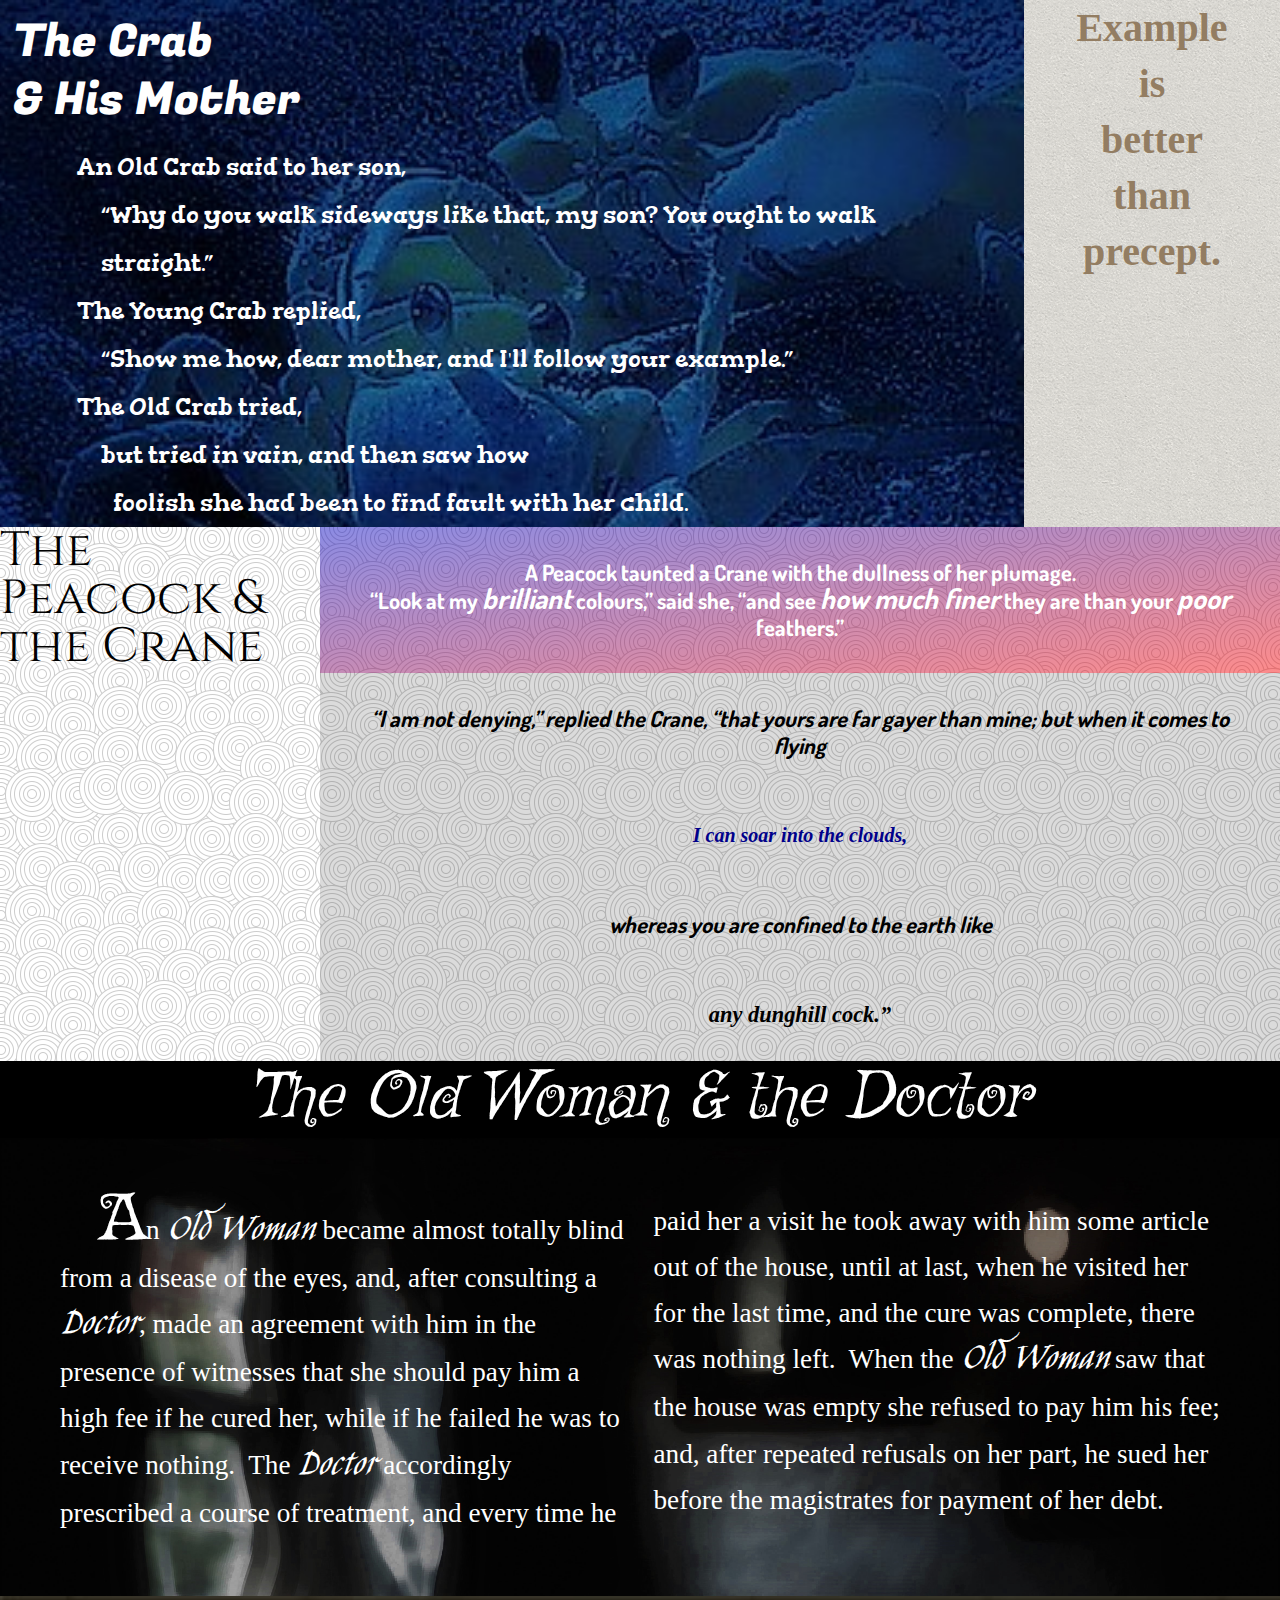
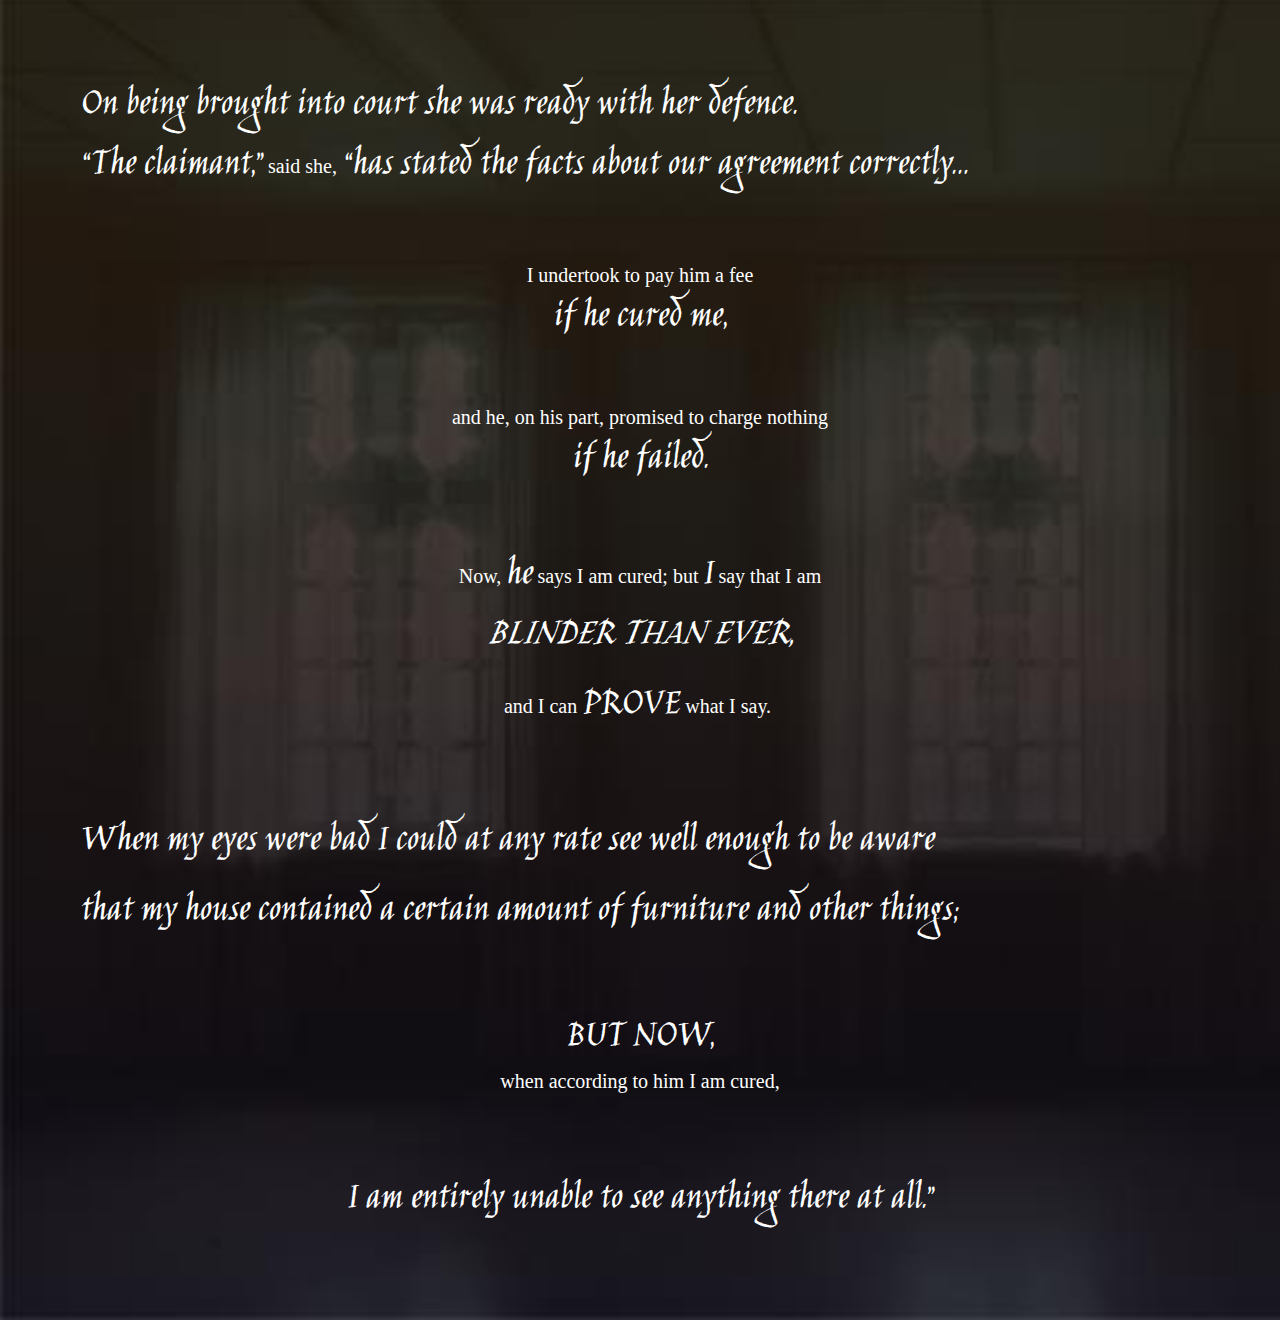
<file: aesop/index.html>
<!DOCTYPE html>
<html lang="en">
    <head>
        <title></title>
        <meta charset="UTF-8">
        <meta name="viewport" content="width=device-width, initial-scale=1">
        <link href="css/style.css" rel="stylesheet">
        <link href="https://fonts.googleapis.com/css?family=Griffy" rel="stylesheet">
        <link href="https://fonts.googleapis.com/css?family=Jim+Nightshade|Acme|Calligraffitti|Cinzel|Luckiest+Guy|Fugaz+One|Permanent+Marker|Gorditas|Dosis" rel="stylesheet">
    </head>
    <body>
        <div id="container">
            <section id="crab-and-mother">
                <div class="tale left">
                    <h1>The Crab <span>&amp; His Mother<span></h1>
                    <div class="tale-passage">
                        <p>An Old Crab said to her son,</p>
                            <p class="indent">&ldquo;Why do you walk sideways like that, my son? You ought to walk straight.&rdquo;</p>
                        <p>The Young Crab replied,</p>
                            <p class="indent">&ldquo;Show me how, dear mother, and I'll follow your example.&rdquo;</p>
                        <p>The Old Crab tried,</p>
                            <p class="indent">but tried in vain, and then saw how</p>
                                <p class="double-indent">foolish she had been to find fault with her child.</p>
                    </div>
                </div>
                <div class="lesson left">
                    <p>
                        <span>Example</span>
                        <span>is</span>
                        <span>better</span>
                        <span>than</span>
                        <span>precept.</span>
                    </p>
                </div>
                <div class="clear"></div>
            </section>

            <section id="peacock-and-crane">
                <div class="header">The Peacock &amp; the Crane</div>
                <div class="tale">
                    <p class="peacock">
                        A Peacock taunted a Crane with the dullness of her plumage.
                        <br>
                        &ldquo;Look at my <span class="taunt">brilliant</span> colours,&rdquo; said she, &ldquo;and see <span class="taunt">how much finer</span> they are than your <span class="taunt">poor</span> feathers.&rdquo;
                    </p>
                    <p class="crane">
                        &ldquo;I am not denying,&rdquo; replied the Crane, &ldquo;that yours are far gayer than mine; but when it comes to flying
                    </p>
                    <p class="crane taunt">
                        I can soar into the clouds,
                    </p>
                    <p class="crane">
                        whereas you are confined to the earth like
                    </p>
                    <p class="crane taunt-2">
                        any dunghill cock.&rdquo;
                    </p>
                </div>
                <div class="clear"></div>
            </section>

            <section id="woman-and-doctor">
                <div class="header">The Old Woman &amp; the Doctor</div>
                <div class="tale">
                    <div class="first-half">
                        <p>
                            <span class="resp-break">
                                An <span class="character">
                                <span class="character">Old Woman</span>
                                </span> became almost totally blind from a disease of the eyes, and, after consulting a <span class="character" >Doctor</span>, made an agreement with him in the presence of witnesses that she should pay him a high fee if he cured her, while if he failed he was to receive nothing.&nbsp
                            </span>
                            <span class="resp-break">
                                The <span class="character">Doctor</span> accordingly prescribed a course of treatment, and every time he paid her a visit he took away with him some article out of the house, until at last, when he visited her for the last time, and the cure was complete, there was nothing left.&nbsp
                            </span>
                            <span class="resp-break">When the <span class="character">Old Woman</span> saw that the house was empty she refused to pay him his fee; and, after repeated refusals on her part, he sued her before the magistrates for payment of her debt.</span>
                        </p>
                    </div>
                    <div class="last-half">
                            <p class="emphasis">
                                On being brought into court she was ready with her defence.
                            </p>
                            <p>
                                <span class="emphasis">&ldquo;The claimant,&rdquo;</span> said she, <span class="emphasis">&ldquo;has stated the facts about our agreement correctly&hellip;
                            </span></p>
                            <div class="spacer"></div>
                            <div class="text-center">
                                <p class="squeeze">
                                    I undertook to pay him a fee
                                </p>
                                <p class="emphasis">
                                    if he cured me,
                                </p>
                                <div class="spacer"></div>
                                <p>
                                    and he, on his part, promised to charge nothing
                                <p class="emphasis">
                                    if he failed.
                                </p>
                                <div class="spacer"></div>
                                <p>
                                    Now, <span class="emphasis">he</span> says I am cured; but <span class="emphasis cap">I</span> say that I am 
                                </p>
                                <p class="emphasis cap tilt">
                                    blinder than ever,
                                </p>
                                <p class="text-center">
                                    and I can <span class="emphasis cap">prove</span> what I say.&nbsp
                                </p>
                                <div class="spacer"></div>
                                <p class="emphasis text-left">
                                    When my eyes were bad I could at any rate see well enough to be aware
                                </p>
                                <p class="emphasis text-left">
                                    that my house contained a certain amount of furniture and other things;
                                </p>
                                <div class="spacer"></div>
                                <p class="emphasis cap">
                                    but now,
                                </p>
                                <p>
                                    when according to him I am cured,
                                </p>
                                <div class="spacer"></div>
                                <p class="emphasis">
                                    I am entirely unable to see anything there at all.&rdquo;
                                </p>
                            </div>
                    </div>
                    <div class="clear"></div>
                </div>
                <div class="clear"></div>
            </section>
        
        </div>
    </body>
</html>
</file>
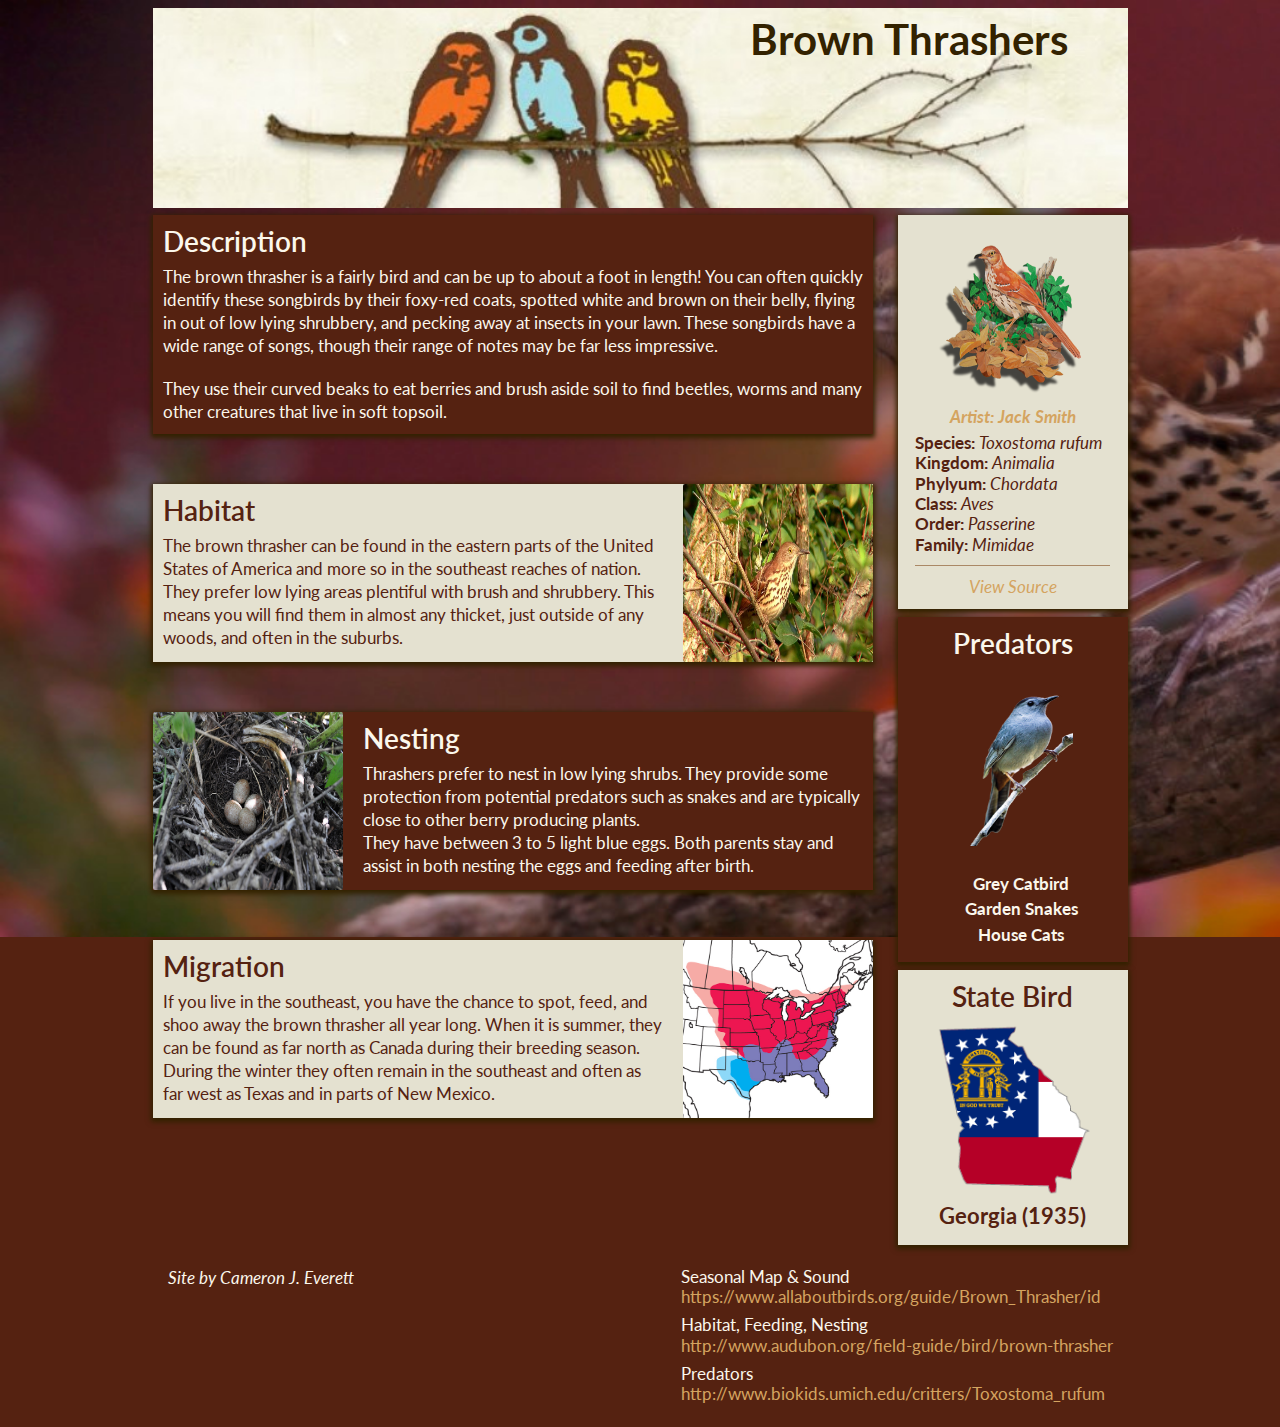
<file: animalinfo/index.html>
<!DOCTYPE html>
<html>

<head>
    <title>Brown Thrasher</title>
    <link rel="stylesheet" href="css/style.css">
    <link href="https://fonts.googleapis.com/css?family=Lato:400,700" rel="stylesheet">
</head>

<body id="layout-1">
    <div id="container">
        <div id="header">
            <h1>Brown Thrashers</h1>
        </div><!-- End #header -->

        <div id="main-content">
            <div class="fact-card dark" id="description">
                <div class="info info-text-only">
                    <h2>Description</h2>
                        <p>The brown thrasher is a fairly bird and can be up to about a foot in length! You can often quickly identify these songbirds by their foxy-red coats, spotted white and brown on their belly, flying in out of low lying shrubbery, and pecking away at insects in your lawn. These songbirds have  a wide range of songs, though their range of notes may be far less impressive.</p>
                        <br>
                        <p>They use their curved beaks to eat berries and brush aside soil to find beetles, worms and many other creatures that live in soft topsoil.</p>
                </div>
                <div class="clear"></div>
            </div><!-- End #description -->
            <div class="fact-card light" id="habitat">
                <div class="info left">
                    <h2>Habitat</h2>
                    <p>The brown thrasher can be found in the eastern parts of the United States of America and more so in the southeast
                        reaches of nation. They prefer low lying areas plentiful with brush and shrubbery. This means you will
                        find them in almost any thicket, just outside of any woods, and often in the suburbs.</p>
                </div>
                <img class="image-detail right" id="habitat-image" src="./images/thrasher_in_trees.jpg" alt="Brown Thrasher In Trees">
                <div class="clear"></div>
            </div><!-- End #habitat -->

            <div class="fact-card dark" id="nesting">
                <div class="info right">
                    <h2>Nesting</h2>
                    <p>Thrashers prefer to nest in low lying shrubs. They provide some protection from potential predators such as snakes and are typically close to other berry producing plants.</p>
                    <p>They have between 3 to 5 light blue eggs. Both parents stay and assist in both nesting the eggs and feeding after birth.</p>
                </div>

                <img class="image-detail left" id="diet-image" src="./images/nesting-image.jpg" alt="Image of Beetle">

                <div class="clear"></div>
            </div><!-- End #nesting -->
            
            <div class="fact-card light" id="migration">
                <div class="info left">
                    <h2>Migration</h2>
                    <p>If you live in the southeast, you have the chance to spot, feed, and shoo away the brown thrasher all year
                        long. When it is summer, they can be found as far north as Canada during their breeding season. During
                        the winter they often remain in the southeast and often as far west as Texas and in parts of New Mexico.</p>
                </div>
                <img class="image-detail right"  src="./images/brown_thrasher_migration_map.jpg" alt="Brown Thrasher Migration Map">
                <div class="clear"></div>
            </div><!-- End #migration -->

        </div><!-- End #main-content-->

        <div id="sidebar">
            <div class="fact-card sidebar-card light">
                <a href="http://www.jacksmithart.com/birds/brown_thrasher.html">
                    <figure>
                        <img class="image-detail" src="./images/brown_thrasher_taxonomy.png" alt="brown_thrasher_taxonomy.png">
                        <figcaption>
                                <em>Artist: Jack Smith</em>
                        </figcaption>
                    </figure>
                </a>
                <ul>
                    <li><strong>Species:</strong> <em>Toxostoma rufum</em></li>
                    <li><strong>Kingdom:</strong> <em>Animalia</em></li>
                    <li><strong>Phylyum:</strong> <em>Chordata</em></li>
                    <li><strong>Class:</strong> <em>Aves</em></li>
                    <li><strong>Order:</strong> <em>Passerine</em></li>
                    <li><strong>Family:</strong> <em>Mimidae</em></li>
                </ul>
                <hr>
                <p class="text-center"><a href="http://www.arkive.org/brown-thrasher/toxostoma-ruf"><em>View Source</em></a></p>
            </div>
            <div class="fact-card sidebar-card dark">
                <h2>Predators</h2>
                <figure>
                    <a href="http://www.biokids.umich.edu/critters/Toxostoma_rufum/">
                        <img id="predator" src="./images/predator.gif" alt="Grey Catbird Photo" class="image-detail">
                    </a>
                    <figcaption>
                        <br>
                        <ul>
                            <li>Grey Catbird</li>
                            <li>Garden Snakes</li>
                            <li>House Cats</li>
                        </ul>
                    </figcaption>
                </figure>
            </div>
            <div class="fact-card sidebar-card light">
                <h2>State Bird</h2>
                    <figure>
                        <a href="http://www.statesymbolsusa.org/symbol-official-item/georgia/state-bird/brown-thrasher">
                            <img class="image-detail" src="./images/georgia_state_flag.png" alt="Georgia Image">
                        </a>
                        <figcaption>
                            <h3>Georgia (1935)</h3>
                        </figcaption>
                    </figure>

            </div>
        </div><!-- End #sidebar -->

        <div class="clear"></div>

        <div id="footer">
            <div class="left">
                <p><em>Site by Cameron J. Everett</em></p>
            </div>
            <div class="right">
                <dl>
                    <dt>Seasonal Map & Sound</dt>
                    <dd><a href="https://www.allaboutbirds.org/guide/Brown_Thrasher/id">https://www.allaboutbirds.org/guide/Brown_Thrasher/id</a></dd>

                    <dt>Habitat, Feeding, Nesting</dt>
                    <dd><a href="http://www.audubon.org/field-guide/bird/brown-thrasher">http://www.audubon.org/field-guide/bird/brown-thrasher</a></dd>

                    <dt>Predators</dt>
                    <dd><a href="http://www.biokids.umich.edu/critters/Toxostoma_rufum/">http://www.biokids.umich.edu/critters/Toxostoma_rufum</a></dd>
                </dl>
            </div>
            <div class="clear"></div>
        </div><!-- End #footer -->

    </div> <!-- End #container-->
</body>
</html>
</file>
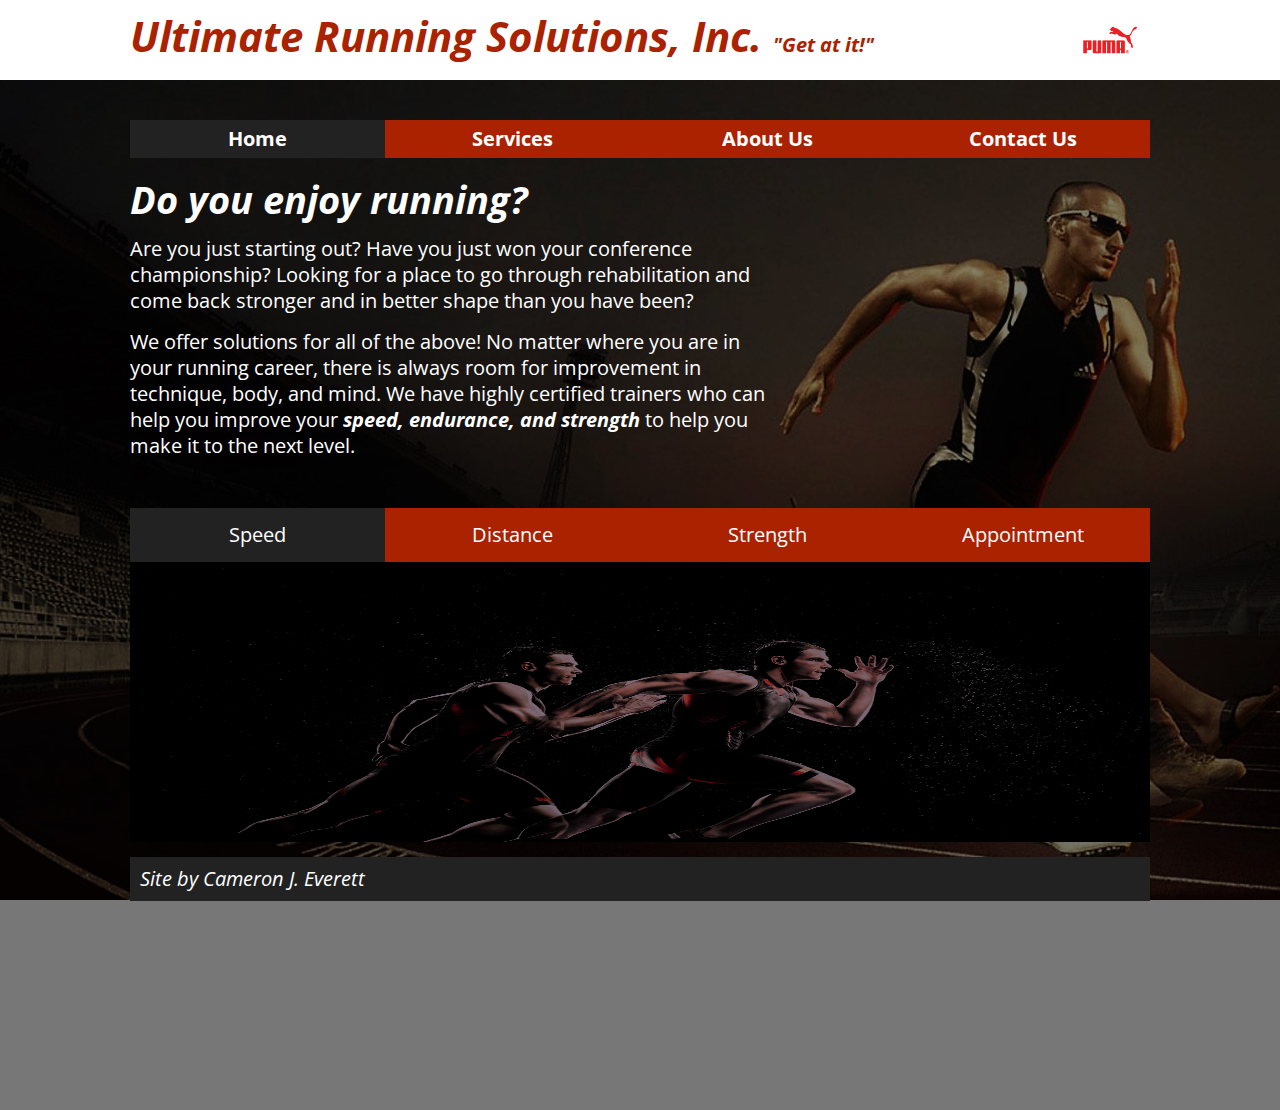
<file: client-developer/index.html>
<!DOCTYPE html>
<html>
<head>
    <meta charset="utf-8">
    <title>Ultimate Running Solutions Inc.</title>
    <meta name="description" content="">
    <meta name="keywords" content="fitness, training, running, therapy, nutrition">
    <meta name="viewport" content="width=device-width, initial-scale=1">
    <link rel="stylesheet" href="css/style.css">
    <link href="https://fonts.googleapis.com/css?family=Open+Sans" rel="stylesheet">
</head>
<body>
    <header>
        <div id="site-header">
            <h1>
                Ultimate Running Solutions, Inc.
            </h1>
            <p>
                "Get at it!"
            </p>
            <img src="./images/temp-puma-logo.png" alt="Company Logo">
            <div class="clear"></div>
        </div>
    </header> <!-- site-header -->

    <article id="container">
        <div id="main-content">
            <nav id="site-nav">
                <ul>
                    <a href="#"><li class="active">Home</li></a>
                    <a href="./services/index.html"><li>Services</li></a>
                    <a href="./about/index.html"><li>About Us</li></a>
                    <a href="./contact/index.html"><li>Contact Us</li></a>
                </ul>
                <div class="clear"></div>
            </nav> <!-- site-nav -->

            <section id="intro">
                <div>
                    <h2>Do you enjoy running?</h2>
                    <p>
                        Are you just starting out? Have you just won your conference championship? Looking for a place to go through rehabilitation and come back stronger and in better shape than you have been?
                    </p>
                    <p>
                        We offer solutions for all of the above! No matter where you are in your running career, there is always room for improvement in technique, body, and mind. We have highly certified trainers who can help you improve your <strong><em>speed, endurance, and strength</em></strong> to help you make it to the next level.
                    </p>
                </div>
            </section> <!-- intro -->

            <section id="service-brochure" class="brochure">
                <div class="brochure-picker">
                    <ul onclick="onBrochureItemClicked(this, event)">
                        <li class="brochure-select left brochure-list-item-active">
                            <div class="brochure-item">
                                Speed
                            </div>
                        </li>
                        <li class="brochure-select left">
                            <div class="brochure-item">
                                Distance
                            </div>
                        </li>
                        <li class="brochure-select left">
                            <div class="brochure-item">
                                Strength
                            </div>
                        </li>
                        <li class="brochure-select left">
                            <div class="brochure-item">
                                Appointment
                            </div>
                        </li>
                    </ul>
                    <div class="clear"></div>
                </div>
                <div class="brochure-display active">
                    <a href="./services/index.html#speed">
                        <img class="brochure-display-img" src="./images/running-speed.jpg" alt="Speed Training Image">
                    </a>
                </div>
                <div class="brochure-display hidden">
                    <a href="./services/index.html#distance">
                        <img class="brochure-display-img" src="./images/distance-running.jpg" alt="Endurance Training Image">
                    </a>
                </div>
                <div class="brochure-display hidden">
                    <a href="./services/index.html#strength">
                        <img class="brochure-display-img" src="./images/strength-training.jpg" alt="Strength Training Image">
                    </a>
                </div>
                <div class="brochure-display hidden">
                    <a href="./contact/">
                        <img src="./images/appointments.jpg" alt="Appointment Image" class="brochure-display-img">
                    </a>
                </div>
                <div class="clear"></div>
            </section>
            <div class="clear"></div>
        </div> <!-- end main-content -->
        <footer>
            Site by Cameron J. Everett
        </footer>
    </article> <!-- end container -->
    <script src="js/brochure.js" type="text/javascript"></script>
</body>
</html>
</file>
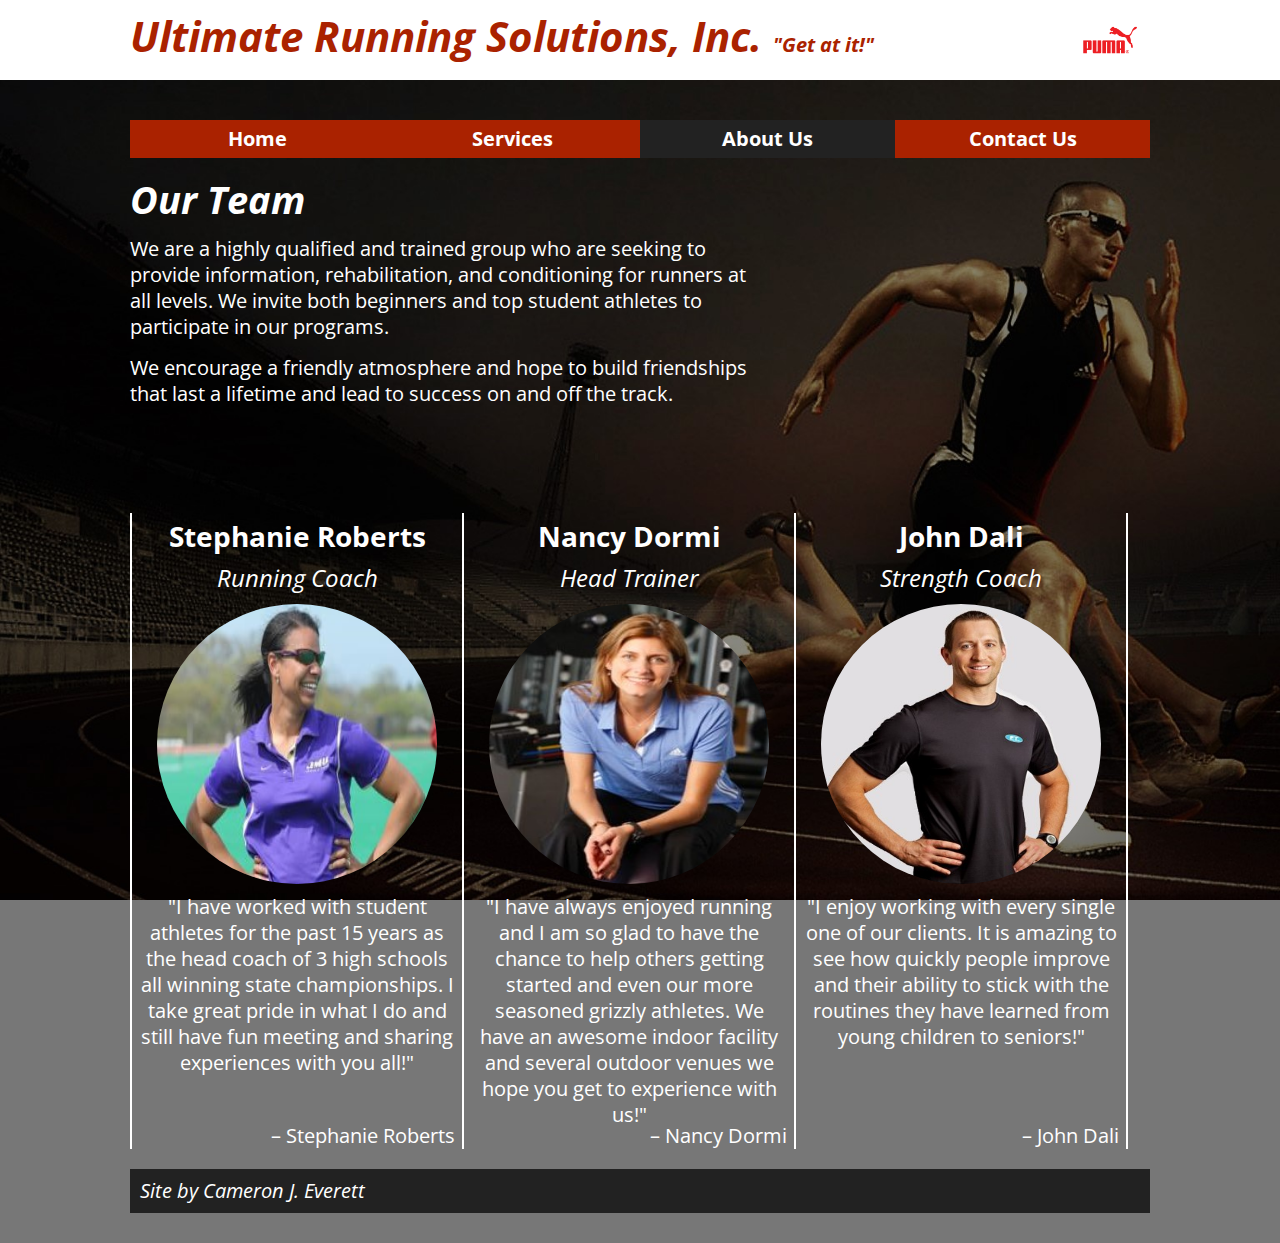
<file: client-developer/about/index.html>
<!DOCTYPE html>
<html>
<head>
    <meta charset="utf-8">
    <title>Ultimate Running Solutions Inc.</title>
    <meta name="description" content="">
    <meta name="keywords" content="fitness, training, running, therapy, nutrition">
    <meta name="viewport" content="width=device-width, initial-scale=1">
    <link rel="stylesheet" href="../css/style.css">
    <link href="https://fonts.googleapis.com/css?family=Open+Sans" rel="stylesheet">
</head>
<body>
    <header>
        <div id="site-header">
            <h1>
                Ultimate Running Solutions, Inc.
            </h1>
            <p>
                "Get at it!"
            </p>
            <img src="../images/temp-puma-logo.png" alt="Company Logo">
            <div class="clear"></div>
        </div>
    </header> <!-- site-header -->

    <article id="container">
        <div id="main-content">
            <nav id="site-nav">
                <ul>
                    <a href="../index.html"><li>Home</li></a>
                    <a href="../services/index.html"><li>Services</li></a>
                    <a href="#"><li class="active">About Us</li></a>
                    <a href="../contact/index.html"><li>Contact Us</li></a>
                </ul>
                <div class="clear"></div>
            </nav> <!-- site-nav -->

            <section id="intro">
                <div>
                    <h2>Our Team</h2>
                    <p>We are a highly qualified and trained group who are seeking to provide information, rehabilitation, and conditioning for runners at all levels. We invite both beginners and top student athletes to participate in our programs.</p>
                    <p>We encourage a friendly atmosphere and hope to build friendships that last a lifetime and lead to success on and off the track.</p>
                </div>
            </section> <!-- intro -->
            <section id="staff">
                <div class="company-card left">
                    <div class="bio">
                        <h1>Stephanie Roberts</h1>
                        <h2>Running Coach</h2>
                        <img src="../images/sally-sue-profile.jpg" alt="Company Photo" class="thumbnail">
                        <p>
                            "I have worked with student athletes for the past 15 years as the head coach of 3 high schools all winning state championships. I take great pride in what I do and still have fun meeting and sharing experiences with you all!"
                        </p>
                    </div>
                    <p class="signature">
                        &ndash; Stephanie Roberts
                    </p>
                </div>
                <div class="company-card left">
                    <div class="bio">
                        <h1>Nancy Dormi</h1>
                        <h2>Head Trainer</h2>
                        <img src="../images/nancy-dormi-profile.jpg" alt="Company Photo" class="thumbnail">
                        <p class="company-bio">
                            "I have always enjoyed running and I am so glad to have the chance to help others getting started and even our more seasoned grizzly athletes. We have an awesome indoor facility and several outdoor venues we hope you get to experience with us!"
                        </p>
                    </div>
                    <p class="signature">
                        &ndash; Nancy Dormi
                    </p>
                </div>
                <div class="company-card left">
                    <div class="bio">
                        <h1>John Dali</h1>
                        <h2>Strength Coach</h2>
                        <img src="../images/john-dali-profile.jpg" alt="Company Photo" class="thumbnail">
                        <p class="company-bio">
                            "I enjoy working with every single one of our clients. It is amazing to see how quickly people improve and their ability to stick with the routines they have learned from young children to seniors!"
                        </p>
                    </div>
                    <p class="signature">
                        &ndash; John Dali
                    </p>
                </div>
                <div class="clear"></div>
            </section>

        </div> <!-- end main-content -->
        <footer>
            Site by Cameron J. Everett
        </footer>
    </article> <!-- end container -->
</body>
</html>
</file>
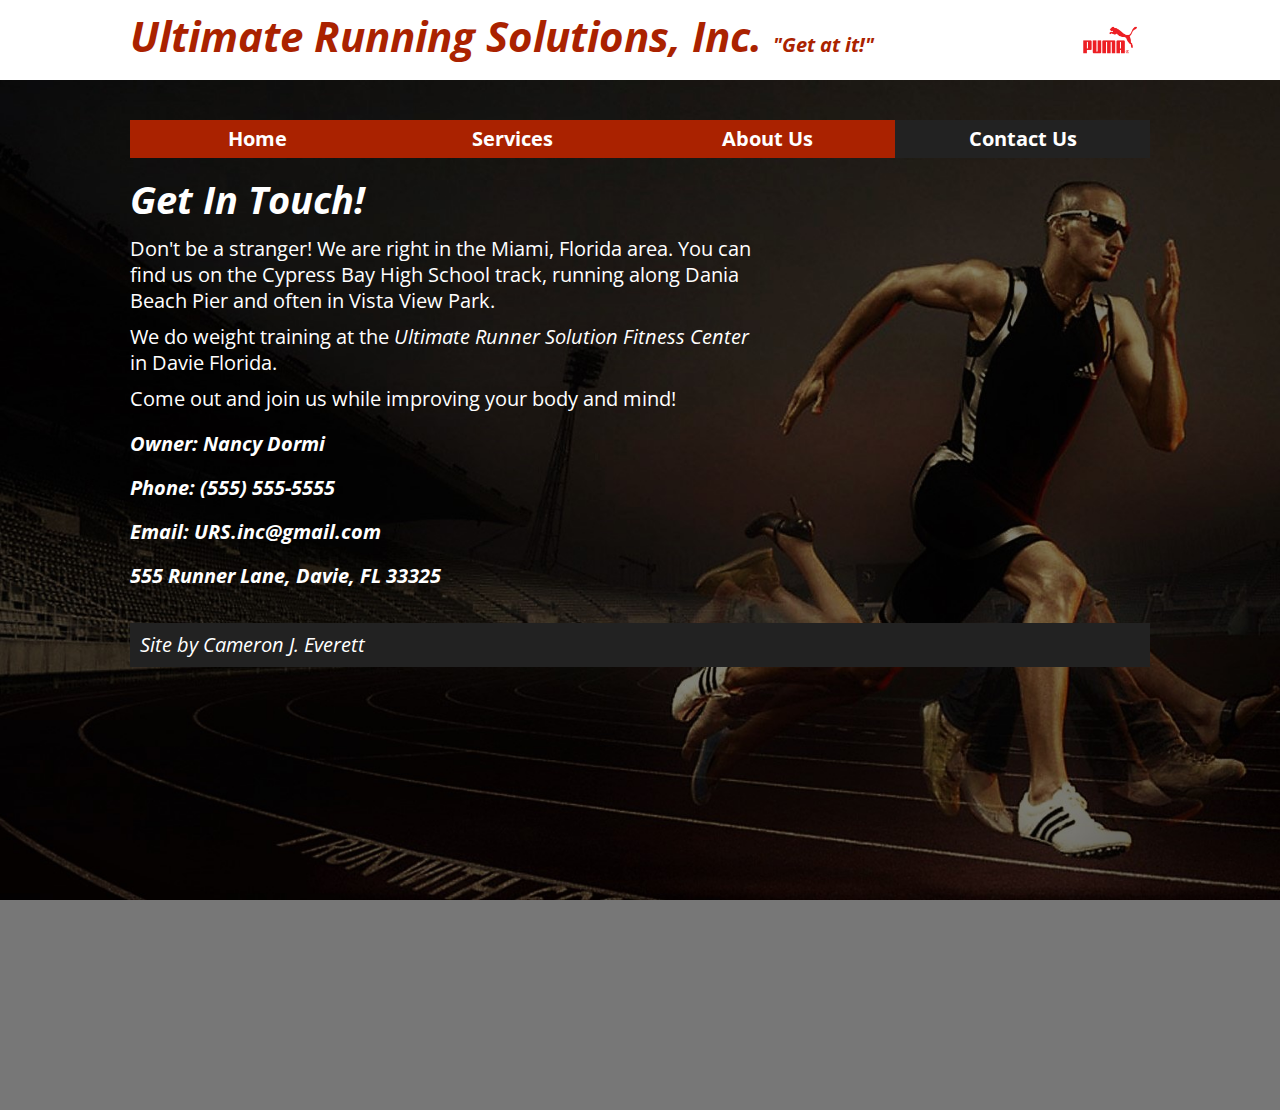
<file: client-developer/contact/index.html>
<!DOCTYPE html>
<html>
<head>
    <meta charset="utf-8">
    <title>Ultimate Running Solutions Inc.</title>
    <meta name="description" content="">
    <meta name="keywords" content="fitness, training, running, therapy, nutrition">
    <meta name="viewport" content="width=device-width, initial-scale=1">
    <link rel="stylesheet" href="../css/style.css">
    <link href="https://fonts.googleapis.com/css?family=Open+Sans" rel="stylesheet">
</head>
<body>
    <header>
        <div id="site-header">
            <h1>
                Ultimate Running Solutions, Inc.
            </h1>
            <p>
                "Get at it!"
            </p>
            <img src="../images/temp-puma-logo.png" alt="Company Logo">
            <div class="clear"></div>
        </div>
    </header> <!-- site-header -->

    <article id="container">
        <div id="main-content">
            <nav id="site-nav">
                <ul>
                    <a href="../index.html"><li>Home</li></a>
                    <a href="../services/index.html"><li>Services</li></a>
                    <a href="../about/index.html"><li>About Us</li></a>
                    <a href="#"><li class="active">Contact Us</li></a>
                </ul>
                <div class="clear"></div>
            </nav> <!-- site-nav -->

            <section id="intro">
                <div id="intro-contact">
                    <h2>Get In Touch!</h2>
                    <p>Don't be a stranger! We are right in the Miami, Florida area. You can find us on the Cypress Bay High School track, running along Dania Beach Pier and often in Vista View Park.</p>
                    <p>We do weight training at the <em>Ultimate Runner Solution Fitness Center</em> in Davie Florida.</p>
                    <p>Come out and join us while improving your body and mind!</p>

                    <div id="contact-info">
                        <ul>
                            <li>Owner: Nancy Dormi</li>
                            <li>Phone: (555) 555-5555</li>
                            <li>Email: URS.inc@gmail.com</li>
                            <li>555 Runner Lane, Davie, FL 33325</li>
                        </ul>
                    </div>
                </div>
            </section> <!-- intro -->
        </div> <!-- end main-content -->
        <footer>
            Site by Cameron J. Everett
        </footer>
    </article> <!-- end container -->
</body>
</html>
</file>
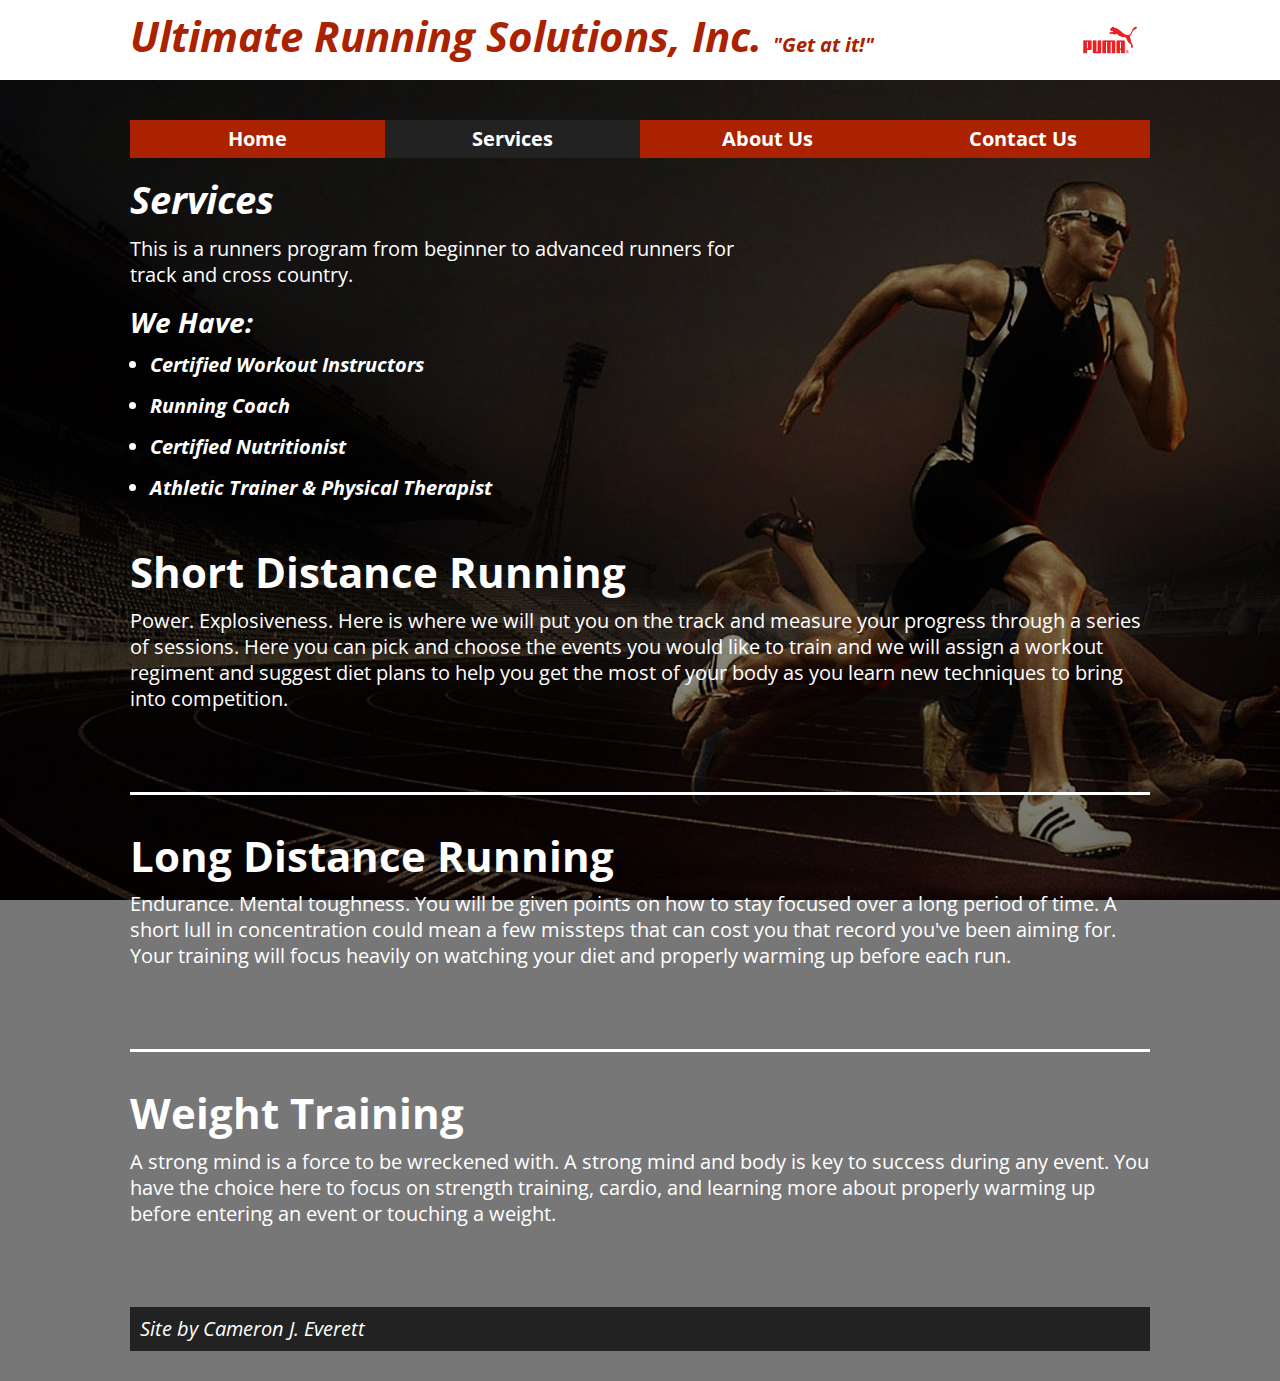
<file: client-developer/services/index.html>
<!DOCTYPE html>
<html>
<head>
    <meta charset="utf-8">
    <title>Ultimate Running Solutions Inc.</title>
    <meta name="description" content="">
    <meta name="keywords" content="fitness, training, running, therapy, nutrition">
    <meta name="viewport" content="width=device-width, initial-scale=1">
    <link rel="stylesheet" href="../css/style.css">
    <link href="https://fonts.googleapis.com/css?family=Open+Sans" rel="stylesheet">
</head>
<body>
    <header>
        <div id="site-header">
            <h1>
                Ultimate Running Solutions, Inc.
            </h1>
            <p>
                "Get at it!"
            </p>
            <img src="../images/temp-puma-logo.png" alt="Company Logo">
            <div class="clear"></div>
        </div>
    </header> <!-- site-header -->

    <article id="container">
        <div id="main-content">
            <nav id="site-nav">
                <ul>
                    <a href="../index.html"><li>Home</li></a>
                    <a href="#"><li class="active">Services</li></a>
                    <a href="../about/index.html"><li>About Us</li></a>
                    <a href="../contact/index.html"><li>Contact Us</li></a>
                </ul>
                <div class="clear"></div>
            </nav> <!-- site-nav -->

            <section id="intro">
                <div>
                    <h2>Services</h2>
                    <p>This is a runners program from beginner to advanced runners for track and cross country.</p>
                    <h4>We Have:</h4>
                    <ul>
                        <li>
                            <p>Certified Workout Instructors</p>
                        </li>
                        <li>
                            <p>Running Coach</p>
                        </li>
                        <li>
                            <p>Certified Nutritionist</p>
                        </li>
                        <li>
                            <p>Athletic Trainer & Physical Therapist</p>
                        </li>
                    </ul>
                </div>
            </section> <!-- intro -->

            <section class="info-section">
                <div id="speed">
                    <h1>Short Distance Running</h1>
                    <p>
                        Power. Explosiveness. Here is where we will put you on the track and measure your progress through a series of sessions. Here you can pick and choose the events you would like to train and we will assign a workout regiment and suggest diet plans to help you get the most of your body as you learn new techniques to bring into competition.
                    </p>
                </div>
                <hr>
                <div id="distance">
                    <h1>Long Distance Running</h1>
                    <p>
                        Endurance. Mental toughness. You will be given points on how to stay focused over a long period of time. A short lull in concentration could mean a few missteps that can cost you that record you've been aiming for. Your training will focus heavily on watching your diet and properly warming up before each run.
                    </p>
                </div>
                <hr>
                <div id="strength">
                    <h1>Weight Training</h1>
                    <p>
                        A strong mind is a force to be wreckened with. A strong mind and body is key to success during any event. You have the choice here to focus on strength training, cardio, and learning more about properly warming up before entering an event or touching a weight.
                    </p>
                </div>
            </section>
            <div class="clear"></div>

            
        </div> <!-- end main-content -->
        <footer>
            Site by Cameron J. Everett
        </footer>
    </article> <!-- end container -->
</body>
</html>
</file>
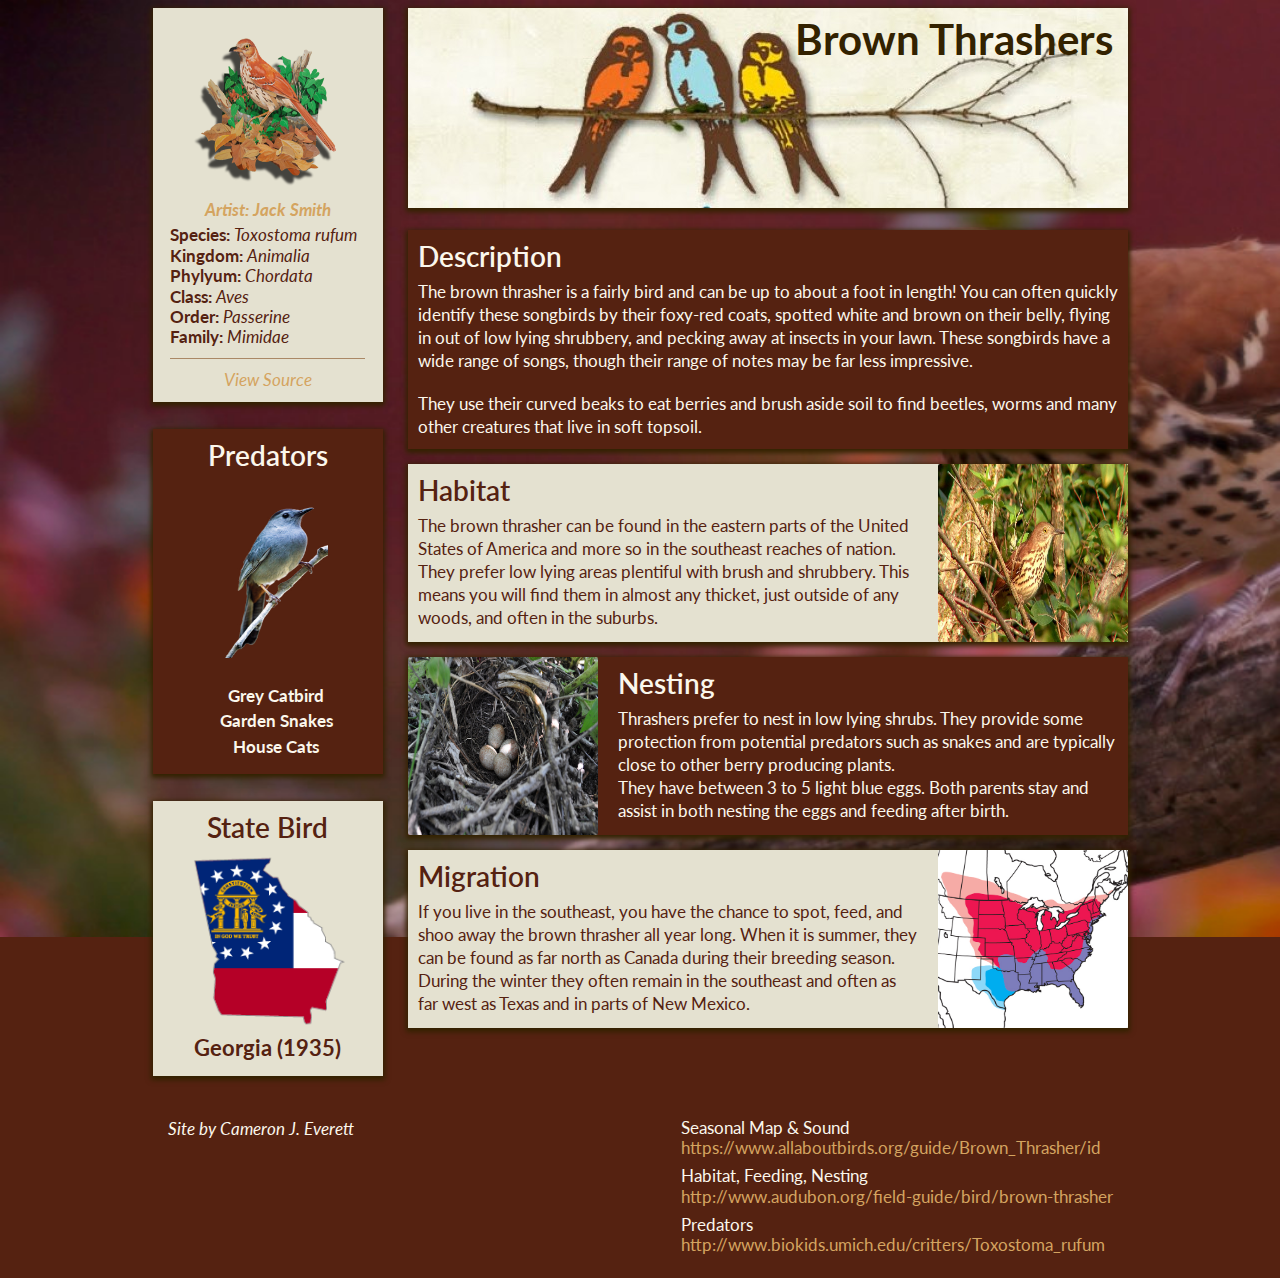
<file: animalinfo/index-2.html>
<!DOCTYPE html>
<html>

<head>
    <title>Brown Thrasher</title>
    <link rel="stylesheet" href="css/style.css">
    <link href="https://fonts.googleapis.com/css?family=Lato:400,700" rel="stylesheet">
</head>

<body id="layout-2">
    <div id="container">

        <div id="main-content">
            <div class="fact-card" id="header">
                <h1>Brown Thrashers</h1>
            </div><!-- End #header -->

            <div class="clear"></div>

            <div class="fact-card dark" id="description">
                <div class="info info-text-only">
                    <h2>Description</h2>
                        <p>The brown thrasher is a fairly bird and can be up to about a foot in length! You can often quickly identify these songbirds by their foxy-red coats, spotted white and brown on their belly, flying in out of low lying shrubbery, and pecking away at insects in your lawn. These songbirds have  a wide range of songs, though their range of notes may be far less impressive.</p>
                        <br>
                        <p>They use their curved beaks to eat berries and brush aside soil to find beetles, worms and many other creatures that live in soft topsoil.</p>
                </div>
                <div class="clear"></div>
            </div><!-- End #description -->
            <div class="fact-card light" id="habitat">
                <div class="info left">
                    <h2>Habitat</h2>
                    <p>The brown thrasher can be found in the eastern parts of the United States of America and more so in the southeast
                        reaches of nation. They prefer low lying areas plentiful with brush and shrubbery. This means you will
                        find them in almost any thicket, just outside of any woods, and often in the suburbs.</p>
                </div>
                <img class="image-detail right" id="habitat-image" src="./images/thrasher_in_trees.jpg" alt="Brown Thrasher In Trees">
                <div class="clear"></div>
            </div><!-- End #habitat -->

            <div class="fact-card dark" id="nesting">
                <div class="info right">
                    <h2>Nesting</h2>
                    <p>Thrashers prefer to nest in low lying shrubs. They provide some protection from potential predators such as snakes and are typically close to other berry producing plants.</p>
                    <p>They have between 3 to 5 light blue eggs. Both parents stay and assist in both nesting the eggs and feeding after birth.</p>
                </div>

                <img class="image-detail left" id="diet-image" src="./images/nesting-image.jpg" alt="Image of Beetle">

                <div class="clear"></div>
            </div><!-- End #nesting -->
            
            <div class="fact-card light" id="migration">
                <div class="info left">
                    <h2>Migration</h2>
                    <p>If you live in the southeast, you have the chance to spot, feed, and shoo away the brown thrasher all year
                        long. When it is summer, they can be found as far north as Canada during their breeding season. During
                        the winter they often remain in the southeast and often as far west as Texas and in parts of New Mexico.</p>
                </div>
                <img class="image-detail right"  src="./images/brown_thrasher_migration_map.jpg" alt="Brown Thrasher Migration Map">
                <div class="clear"></div>
            </div><!-- End #migration -->

        </div><!-- End #main-content-->

        <div id="sidebar">
            <div class="fact-card sidebar-card light">
                <a href="http://www.jacksmithart.com/birds/brown_thrasher.html">
                    <figure>
                        <img class="image-detail" src="./images/brown_thrasher_taxonomy.png" alt="brown_thrasher_taxonomy.png">
                        <figcaption>
                                <em>Artist: Jack Smith</em>
                        </figcaption>
                    </figure>
                </a>
                <ul>
                    <li><strong>Species:</strong> <em>Toxostoma rufum</em></li>
                    <li><strong>Kingdom:</strong> <em>Animalia</em></li>
                    <li><strong>Phylyum:</strong> <em>Chordata</em></li>
                    <li><strong>Class:</strong> <em>Aves</em></li>
                    <li><strong>Order:</strong> <em>Passerine</em></li>
                    <li><strong>Family:</strong> <em>Mimidae</em></li>
                </ul>
                <hr>
                <p class="text-center"><a href="http://www.arkive.org/brown-thrasher/toxostoma-ruf"><em>View Source</em></a></p>
            </div>
            <div class="fact-card sidebar-card dark">
                <h2>Predators</h2>
                <figure>
                    <a href="http://www.biokids.umich.edu/critters/Toxostoma_rufum/">
                        <img id="predator" src="./images/predator.gif" alt="Grey Catbird Photo" class="image-detail">
                    </a>
                    <figcaption>
                        <br>
                        <ul>
                            <li>Grey Catbird</li>
                            <li>Garden Snakes</li>
                            <li>House Cats</li>
                        </ul>
                    </figcaption>
                </figure>
            </div>
            <div class="fact-card sidebar-card light">
                <h2>State Bird</h2>
                    <figure>
                        <a href="http://www.statesymbolsusa.org/symbol-official-item/georgia/state-bird/brown-thrasher">
                            <img class="image-detail" src="./images/georgia_state_flag.png" alt="Georgia Image">
                        </a>
                        <figcaption>
                            <h3>Georgia (1935)</h3>
                        </figcaption>
                    </figure>
            </div>
        </div><!-- End #sidebar -->

        <div class="clear"></div>

        <div class="dark" id="footer">
            <div class="left">
                <p><em>Site by Cameron J. Everett</em></p>
            </div>
            <div class="right">
                <dl>
                    <dt>Seasonal Map & Sound</dt>
                    <dd><a href="https://www.allaboutbirds.org/guide/Brown_Thrasher/id">https://www.allaboutbirds.org/guide/Brown_Thrasher/id</a></dd>

                    <dt>Habitat, Feeding, Nesting</dt>
                    <dd><a href="http://www.audubon.org/field-guide/bird/brown-thrasher">http://www.audubon.org/field-guide/bird/brown-thrasher</a></dd>

                    <dt>Predators</dt>
                    <dd><a href="http://www.biokids.umich.edu/critters/Toxostoma_rufum/">http://www.biokids.umich.edu/critters/Toxostoma_rufum</a></dd>
                </dl>
            </div>
            <div class="clear"></div>
        </div><!-- End #footer -->


    </div> <!-- End #container-->
</body>
</html>
</file>
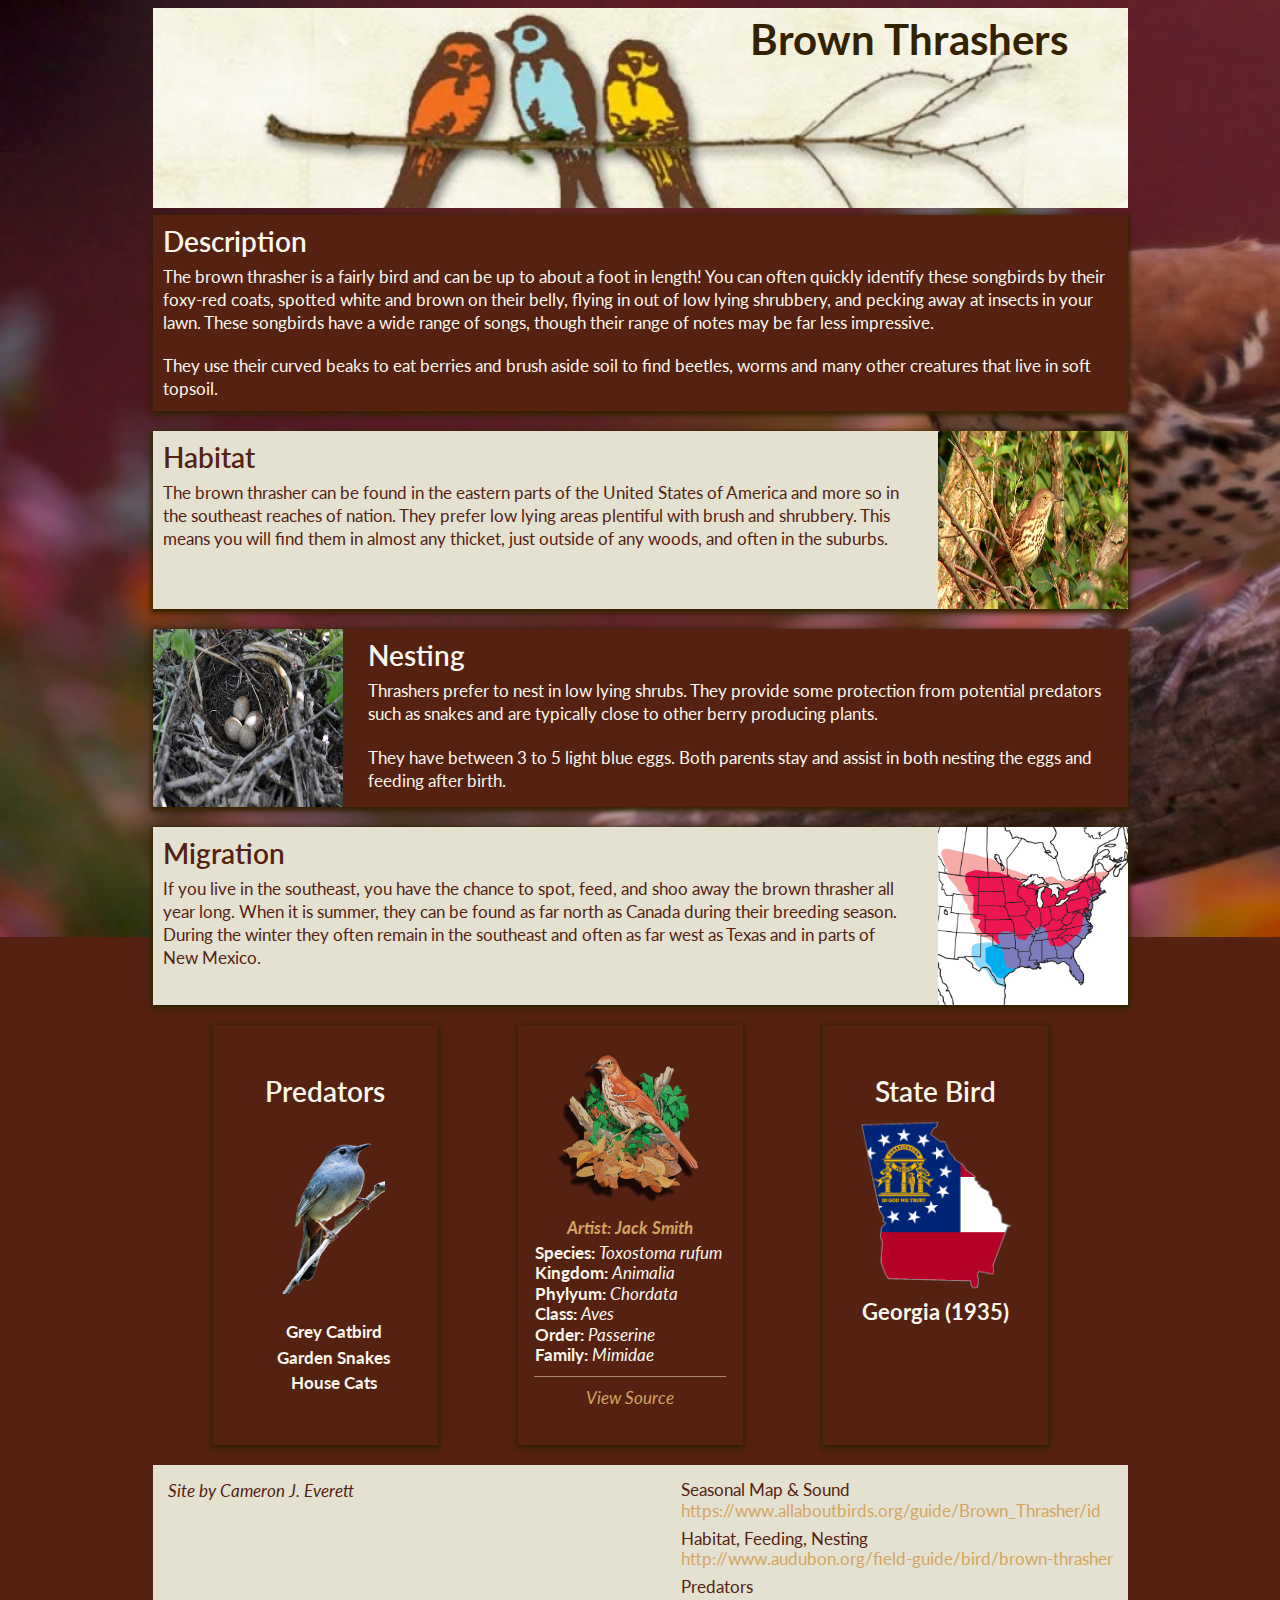
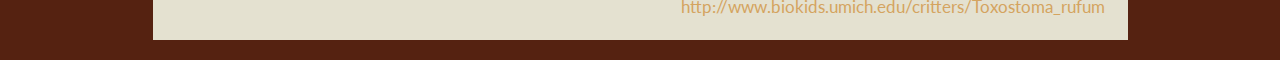
<file: animalinfo/index-3.html>
<!DOCTYPE html>
<!-- Project #1 of ART323 where we ran through the basic HTML elements. Tagged on the JavaScript as a refresher and for some extra fun.-->
<html>

<head>
    <title>Brown Thrasher</title>
    <link rel="stylesheet" href="css/style.css">
    <link href="https://fonts.googleapis.com/css?family=Lato:400,700" rel="stylesheet">
</head>

<body id="layout-3">
    <div id="container">
        <div id="header">
            <h1>Brown Thrashers</h1>
        </div><!-- End #header -->

        <div id="main-content">
            <div class="fact-card dark" id="description">
                <div class="info info-text-only">
                    <h2>Description</h2>
                        <p>The brown thrasher is a fairly bird and can be up to about a foot in length! You can often quickly identify these songbirds by their foxy-red coats, spotted white and brown on their belly, flying in out of low lying shrubbery, and pecking away at insects in your lawn. These songbirds have  a wide range of songs, though their range of notes may be far less impressive.</p>
                        <br>
                        <p>They use their curved beaks to eat berries and brush aside soil to find beetles, worms and many other creatures that live in soft topsoil.</p>
                </div>
                <div class="clear"></div>
            </div><!-- End #description -->
            <div class="fact-card light" id="habitat">
                <div class="info left">
                    <h2>Habitat</h2>
                    <p>The brown thrasher can be found in the eastern parts of the United States of America and more so in the southeast
                        reaches of nation. They prefer low lying areas plentiful with brush and shrubbery. This means you will
                        find them in almost any thicket, just outside of any woods, and often in the suburbs.</p>
                </div>
                <img class="image-detail right" id="habitat-image" src="./images/thrasher_in_trees.jpg" alt="Brown Thrasher In Trees">
                <div class="clear"></div>
            </div><!-- End #habitat -->

            <div class="fact-card dark" id="nesting">
                <div class="info right">
                    <h2>Nesting</h2>
                    <p>Thrashers prefer to nest in low lying shrubs. They provide some protection from potential predators such as snakes and are typically close to other berry producing plants.</p>
                    <br>
                    <p>They have between 3 to 5 light blue eggs. Both parents stay and assist in both nesting the eggs and feeding after birth.</p>
                </div>

                <img class="image-detail left" id="diet-image" src="./images/nesting-image.jpg" alt="Image of Beetle">

                <div class="clear"></div>
            </div><!-- End #nesting -->
            
            <div class="fact-card light" id="migration">
                <div class="info left">
                    <h2>Migration</h2>
                    <p>If you live in the southeast, you have the chance to spot, feed, and shoo away the brown thrasher all year
                        long. When it is summer, they can be found as far north as Canada during their breeding season. During
                        the winter they often remain in the southeast and often as far west as Texas and in parts of New Mexico.</p>
                </div>
                <img class="image-detail right"  src="./images/brown_thrasher_migration_map.jpg" alt="Brown Thrasher Migration Map">
                <div class="clear"></div>
            </div><!-- End #migration -->

        </div><!-- End #main-content-->

        <div id="sidebar">
            <div class="fact-card sidebar-card fact-photo dark">
                <h2>Predators</h2>
                <figure>
                    <a href="http://www.biokids.umich.edu/critters/Toxostoma_rufum/">
                        <img id="predator" src="./images/predator.gif" alt="Grey Catbird Photo" class="image-detail">
                    </a>
                    <figcaption>
                        <br>
                        <ul>
                            <li>Grey Catbird</li>
                            <li>Garden Snakes</li>
                            <li>House Cats</li>
                        </ul>
                    </figcaption>
                </figure>
            </div>
            <div class="fact-card sidebar-card dark">
                <a href="http://www.jacksmithart.com/birds/brown_thrasher.html">
                    <figure>
                        <img class="image-detail" src="./images/brown_thrasher_taxonomy.png" alt="brown_thrasher_taxonomy.png">
                        <figcaption>
                                <em>Artist: Jack Smith</em>
                        </figcaption>
                    </figure>
                </a>
                <ul>
                    <li><strong>Species:</strong> <em>Toxostoma rufum</em></li>
                    <li><strong>Kingdom:</strong> <em>Animalia</em></li>
                    <li><strong>Phylyum:</strong> <em>Chordata</em></li>
                    <li><strong>Class:</strong> <em>Aves</em></li>
                    <li><strong>Order:</strong> <em>Passerine</em></li>
                    <li><strong>Family:</strong> <em>Mimidae</em></li>
                </ul>
                <hr>
                <p class="text-center"><a href="http://www.arkive.org/brown-thrasher/toxostoma-ruf"><em>View Source</em></a></p>
            </div>
            <div class="fact-card sidebar-card fact-photo dark">
                <h2>State Bird</h2>
                    <figure>
                        <a href="http://www.statesymbolsusa.org/symbol-official-item/georgia/state-bird/brown-thrasher">
                            <img class="image-detail" src="./images/georgia_state_flag.png" alt="Georgia Image">
                        </a>
                    </figure>
                    <figcaption>
                        <h3>Georgia (1935)</h3>
                    </figcaption>

            </div>
            <div class="clear"></div>
        </div><!-- End #sidebar -->

        <div class="clear"></div>

        <div id="footer">
            <div class="left">
                <p><em>Site by Cameron J. Everett</em></p>
            </div>
            <div class="right">
                <dl>
                    <dt>Seasonal Map & Sound</dt>
                    <dd><a href="https://www.allaboutbirds.org/guide/Brown_Thrasher/id">https://www.allaboutbirds.org/guide/Brown_Thrasher/id</a></dd>

                    <dt>Habitat, Feeding, Nesting</dt>
                    <dd><a href="http://www.audubon.org/field-guide/bird/brown-thrasher">http://www.audubon.org/field-guide/bird/brown-thrasher</a></dd>

                    <dt>Predators</dt>
                    <dd><a href="http://www.biokids.umich.edu/critters/Toxostoma_rufum/">http://www.biokids.umich.edu/critters/Toxostoma_rufum</a></dd>
                </dl>
            </div>
            <div class="clear"></div>
        </div><!-- End #footer -->
        </div><!-- End #footer -->

    </div> <!-- End #container-->
</body>
</html>
</file>
<file: aesop/css/style.css>
@import url('reset.css');

html {
    font-size: 100%;
}

div, section {
    box-sizing: border-box;
}

h1 {
    font-size: 2.8125rem; /* (45px/16) */
    line-height: 1.3em;
}

h2 {
    font-size: 2.625rem; /* (42px/16) */
    line-height: 1.3em; 
}

p {
    font-size: 1.25rem; /* (20px/16) */
    line-height: 1.3em;
}

.half {
    width: 50%;
}

.left {
    float: left;
}

.right {
    float: right;
}

#container {
    margin: 0 auto;
}

#crab-and-mother {
    background-image: url('../images/sandpaper.png');
}

#crab-and-mother .tale {
    color: white;
    font-family: 'Gorditas', 'cursive';
    width: 80%;
    text-align: left;
    background-image: url('../images/crab.jpg');
    background-position: top center;
    background-size: cover;
    background-attachment: fixed;
    background-repeat: no-repeat;
}
#crab-and-mother .tale p {
    font-size: 1.5rem;
    line-height: 2em;
}

#crab-and-mother .indent, .double-indent {
    font-size: 0.95em;
}

#crab-and-mother .indent {
    margin-left: 1em;
}

#crab-and-mother .double-indent {
    margin-left: 1.5em;
}

#crab-and-mother .tale-passage {
    margin: 0 auto;
    width: 85%;
}

#crab-and-mother .tale h1 {
    padding: 0.8rem;
    font-family: 'Fugaz One', cursive;
}

#crab-and-mother h1 span {
    display: block;
}

#crab-and-mother .lesson {
    color: #937d62;
    font-family: 'Permanent Marker', cursive;
    font-weight: bold;
    font-size: 3em;
    text-align: center;
    width: 20%;
}

#crab-and-mother .lesson p {
    font-size: 2.5rem; /* (40px/16) */
    line-height: 1.4em;
}

#crab-and-mother .lesson span {
    display: block;
}

#peacock-and-crane {
    background: url('../images/swirl_pattern.png');
}

#peacock-and-crane .header, .tale {
    float: left;
}

#peacock-and-crane .header {
    font-family: 'Cinzel', serif;
    font-size: 3rem;
    width: 25%;
}

#peacock-and-crane .tale {
    font-family: 'Dosis', sans-serif;
    font-weight: bold;
    width: 75%;
}

#peacock-and-crane p {
    font-size: 1.4rem;
    line-height: 1.2em;
    text-align: center;
    padding: 2rem;
}

#peacock-and-crane .peacock {
    color: white;
    background: rgba(250, 25, 25, 0.2);
    background: -webkit-linear-gradient(left top, rgba(25, 25, 200, 0.5), rgba(250, 25, 25, 0.5));
    background: -o-linear-gradient(bottom right, rgba(25, 25, 200, 0.5), rgba(250, 25, 25, 0.5));
    background: -moz-linear-gradient(bottom right, rgba(25, 25, 200, 0.5), rgba(250, 25, 25, 0.5));
    background: linear-gradient(to bottom right, rgba(25, 25, 200, 0.5), rgba(250, 25, 25, 0.5));
}

#peacock-and-crane .taunt {
    font-size: 1.25em;
    font-style: italic;
}

#peacock-and-crane .crane {
    font-style: italic;
    background: rgba(75, 75, 75, 0.2);
}

#peacock-and-crane p.crane.taunt {
    font-family: 'Calligraffitti', cursive;
    color: darkblue;
}

#peacock-and-crane p.crane.taunt-2 {
    font-family: 'Calligraffitti', cursive;
    color: black;
}

#woman-and-doctor {
    background-color: black;
    color: white;
}

#woman-and-doctor .emphasis {
    font-family: 'Jim Nightshade', cursive;
    font-size: 2.5rem;
    line-height: 1.5em;
}

#woman-and-doctor .cap {
    text-transform: uppercase;
}

#woman-and-doctor .tilt {
    font-style: italic;
}

#woman-and-doctor .header {
    font-size: 4rem;
    line-height: 1.2em;
    font-family: 'Griffy', cursive;
    font-style: italic;
    text-align: center;
}

#woman-and-doctor .first-half, .last-half p {
    font-family: 'Architects Daughter', cursive;
}

#woman-and-doctor .first-half {
    padding: 3.75rem;
    font-size: 1.7rem;
    line-height: 1.2em;
    background-image: url('../images/blurry-room.jpg');
    background-attachment: center;
    background-size: cover;
    background-repeat: no-repeat;
}

#woman-and-doctor .first-half p {
    text-indent: 2.5rem;
    font-size: 1.7rem;
    column-count: 2;
    line-height: 1.7em;
}

#woman-and-doctor .first-half p::first-letter {
    font-family: 'Griffy', cursive;
    font-style: bold;
    font-size: 2.3em;
}

#woman-and-doctor .character {
    font-family: 'Jim Nightshade', cursive;
    font-size: 2.5rem;
    font-style: italic;
}

#woman-and-doctor .text-center {
    margin: 10px auto;
    text-align: center;
}

#woman-and-doctor .text-left {
    margin: 10px auto;
    text-align: left;
}

#woman-and-doctor .text-right {
    margin: 10px auto;
    text-align: right;
}

#woman-and-doctor .spacer {
    height: 3.5rem;
}

#woman-and-doctor .squeeze {
    margin: 0 auto;
    width: 60%;
}

#woman-and-doctor .last-half {
    padding: 80px;
    background-image: url('../images/empty-room.jpg');
    background-attachment: center;
    background-size: cover;
    background-repeat: no-repeat;
}

#woman-and-doctor .last-half div > p:last-of-type {
    margin-top: 1.25rem;
    font-size: 2.5em;
}

@media screen and (max-width: 1024px) {
    #woman-and-doctor .first-half p {
        column-count:2;
    }

    #woman-and-doctor .emphasis {
        font-size: 2.25em;
    }

    #woman-and-doctor .resp-break {
        display: block;
    }
}

@media screen and (max-width: 960px), screen and (max-width: 768px) {
    #crab-and-mother .tale {
        width: 100%;
    }

    #crab-and-mother .tale p {
        width: 100%;
    }

    #crab-and-mother .lesson {
        width: 100%;
        font-size: 1.7rem;
        line-height: 1.2em;
        text-align: center;
    }

    #crab-and-mother .lesson span {
        display: inline;
        font-size: 2rem;
        line-height: 1.2em;
    }

    #woman-and-doctor .first-half p {
        line-height: 1.2em;
        column-count: 1;
        margin-bottom: 1.25rem;
    }

    #woman-and-doctor .character {
        font-size: 1.75rem;
    }

    #woman-and-doctor .emphasis {
        font-size: 1.65rem;
    }

    #woman-and-doctor .first-half .resp-break {
        display: block;
    }

    #woman-and-doctor .last-half p {
        text-align: center;
    }
}

@media screen and (max-width: 768px) {
    #peacock-and-crane .header, .tale {
        float: none;
        width: 100%;
        margin: 0 auto;
        text-align: center;
    }

    #peacock-and-crane .tale {
        line-height: 1.6rem;
    }
}

@media screen and (max-width: 414px), screen and (max-width: 667px) {
    #crab-and-mother .lesson span {
        display: inline;
        font-size: 1.25rem;
        line-height: 1.2em;
    }

    #woman-and-doctor .header {
        margin: 0 auto;
        text-align: center;
    }

    #woman-and-doctor .first-half p {
        font-size: 1.2rem;
        line-height: 1.2em;
        column-count: 1;
        margin-bottom: 1.25rem;
    }

    #woman-and-doctor .character {
        font-size: 1.75rem;
    }

    #woman-and-doctor .emphasis {
        font-size: 1.65rem;
    }

    #woman-and-doctor .first-half .resp-break {
        display: block;
    }
}
</file>
<file: animalinfo/css/style.css>
@import url("reset.css");

body {
    background-color: #521;
    background-image: url("../images/brown_thrasher_background.jpg");
    background-attachment: fixed;
    background-repeat: no-repeat;
    background-position: top center;
    background-size: cover;
    color: #fbf7ec;
    font-family: 'Lato', sans-serif;
    font-size: 17px;
    line-height: 1.2em;
    text-align: left;
}

a, a:visited {
    color: #d4a460;
    text-decoration: none;
}

div {
    margin: 0 auto;
}

li {
    list-style-type: none;
}

figcaption {
    font-weight: bold;
    margin-bottom: 5px;
}

figcaption li {
    text-align: center;
    line-height: 1.5em;
}


h1 {
    font-size: 42px;
    font-weight: bold;
    line-height: 1.5em;
}

h2 {
    font-size: 28px;
    font-weight: 600;
    line-height: 1.2em;
    margin-bottom: 7.5px;
}

h3 {
    font-size: 22px;
    line-height: 1.2em;
    text-align: center;
}

h6 {
    font-size: 20px;
    line-height: 1.2em;
    text-align: center;
}

hr {
    border-bottom: 0.25px solid #a86;
    border-width: 1px;
    margin: 10px auto;
    width: 85%;
}

dd {
    margin-bottom: 7.5px;
}

p {
    line-height: 1.35em;
}

.dark {
    background-color: #521;
}

.info {
    padding: 10px;
    width: 500px;
    float: left;
}

.light {
    background-color: #e4e1d0;
    color: #521;
}

.left {
    float: left;
}

.right {
    float: right;
}

.info-text-only {
    width: inherit;
}

.fact-card {
    box-shadow: 0 2px 5px 2px #320;
    height: 100%;
    margin: 7.5px auto;
}

.text-center {
    text-align: center;
}

.thumbnail-center {
    text-align: center;
}

.image-detail {
    border-radius: 2px;
    height: 178px;
    width: 190px;
}

.sidebar-card {
    padding: 10px 0;
}

#container {
    display: block;
    width: 975px;
}

#footer {
    background-color: #521;
    padding: 15px;
    width: 945px;
}

#header {
    background-image: url("../images/header_image.jpg");
    background-repeat: no-repeat;
    background-position: top center;
    background-size: cover;
}

#main-content {
    width: 720px;
}

#predator {
    width: 120px;
}

#sidebar {
    margin: 0;
    padding: 0;
    height: 100%;
    width: 230px;
    text-align: center;
}

#sidebar ul {
    text-align: left;
    margin-left: 17.5px;
}

#layout-1 .fact-card {
    margin-bottom: 50px;
}

#layout-1 .sidebar-card {
    margin-bottom: 7.5px;
}

#layout-1 #header {
    margin-top: 7.5px;
    height: 200px;
    width: 975px;
}

#layout-1 #header h1 {
    margin-right: 60px;
    float: right;
    color: #320;
}

#layout-1 #main-content {
    float: left;
}

#layout-1 #sidebar {
    float: right;
}

#layout-2 .fact-card {
    margin-bottom: 15px;
}

#layout-2 #header {
    height: 200px;
    width: 720px;
    float: right;
}

#layout-2 #header h1 {
    margin-right: 15px; 
    float: right;
    color: #320;
}

#layout-2 #main-content {
    float: right;
}

#layout-2 #sidebar {
    float: left;
}

#layout-2 .sidebar-card {
    margin-bottom: 27px;
}

#layout-3 .fact-card {
    margin-bottom: 20px;
}

#layout-3 #header {
    margin-top: 7.5px;
    height: 200px;
    width: 975px;
}

#layout-3 #header h1 {
    margin-right: 60px;
    float: right;
    color: #320;
}

#layout-3 .info {
    min-width: 750px;
}

#layout-3 #main-content {
    float: left;
    width: 975px;
}

#layout-3 #sidebar {
    width: 975px;
    padding-left: 20px;
    margin: 0 auto;
}

#layout-3 .sidebar-card {
    float: left;
    height: 400px;
    width: 225px;
    margin: 0 40px;
}

#layout-3 .fact-photo {
    height: 360px;
    padding-top: 50px;
}

#layout-3 #footer {
    margin: 20px auto;
    background-color: #e4e1d0;
    color: #521;
}
</file>
<file: client-developer/css/style.css>
@import url("reset.css");

body {
    background-image: url('../images/site-body-background.jpg');
    background-position: top center;
    background-size: cover;
    background-attachment: fixed;
    background-repeat: no-repeat;
    background-color: #777;
    font-size: 20px;
    font-family: 'Open Sans', 'sans-serif';
    line-height: 1.2em;
    text-align: left;
}

h1 {
    font-size: 42px;
    font-weight: bold;
    line-height: 1.7em;
}

h2 {
    font-size: 38px;
    font-weight: bold;
    font-style: italic;
    line-height: 1.4em;
}

h3 {
    font-size: 32px;
    font-weight: bold;
    line-height: 1.4em;
}

h4 {
    font-size: 28px;
    font-weight: bold;
    line-height: 1.4em;
}

hr {
    display: block;
    margin: 25px auto;
    border-bottom: 3px solid white;
}

header {
    position: fixed;
    top: 0;
    width: 100%;
    background-color: #fff;
}

footer {
    color: #fff;
    padding: 10px;
    background-color: #222;
    font-style: italic;
}

li {
    list-style-type: none;
}

nav {
    background-color: #a20;
    font-weight: bold;
    text-align: center;
    margin-bottom: 15px;
}

p {
    display: block;
    line-height: 1.3em;
}

.company-card {
    margin: 5px 0;
    padding: 0 7.5px;
    border-right: 2px solid white;
    width: 315px;
    height: 636px;
    text-align: center;
}

#staff > div.company-card:first-child {
    border-left: 2px solid white;
}

.company-card h1 {
    font-size: 28px;
}

.company-card h2 {
    font-weight: normal;
    font-size: 24px;
}

.company-card img {
    height: 280px;
    width: 280px;
}

.company-card .bio {
    height: 600px;
}

.company-card .signature {
    position: relative;
    bottom: 0;
    margin-top: 10px;
    float: right;
}

.brochure {
    background-color: #a20;
}

.brochure-display {
    height: 280px;
    width: 1020px;
}

.brochure-display-img {
    height: 100%;
    width: 100%;
}

.brochure-title {
    color: #fff;
    background-color: #a20;
    padding-left: 10px;
}

.brochure-picker li {
    text-align: center;
    color: #fff;
    background-color: #a20;
    padding: 15px 0;
    width: 255px;
}

.brochure-picker li:hover {
    color: #a20;
    background-color: #fff;
    cursor: pointer;
}

.brochure-list-item-active, .brochure-list-item-active:hover {
    background-color: #222 !important;
    color: #fff !important;
}

.active {
    display: block;
}

.hidden {
    display: none;
}

.half {
    width: 50%;
}

.left {
    float: left;
}

.right {
    float: right;
}

.section-header {
    margin: 3px;
}

.thumbnail {
    border-radius: 50%;
    display: block;
    margin: 10px auto;
}

#container, #main-content, #site-header, #site-nav, #intro, #staff {
    margin: 0 auto;
}

#intro {
    background-image: url(http://www.kort.com/Resources/img/services-icons/slider-3.png);
    background-position-x: right;
    background-repeat: no-repeat;
    min-height: 320px;
    margin: 15px auto;
}

#intro div {
    width: 640px;
    padding-bottom: 5px;
}

#intro h2 {
    margin-bottom: 10px;
}

#intro h4 {
    font-style: italic;
    margin-bottom: 10px;
}

#intro p {
    margin-bottom: 15px;
}

#intro ul {
    margin-left: 20px;
}

#intro li {
    font-weight: bold;
    font-style: italic;
    list-style-type: disc;
    margin-bottom: 10px;
}

#contact-info ul {
    margin: 0;
}

#contact-info li {
    margin-top: 20px;
    list-style-type: none;
    margin-left: 0;
}

#intro-contact p {
    margin-bottom: 10px;
}

#main-content section {
    color: white;
    margin-bottom: 15px;
}

#site-header {
    color: #a20;
    height: 80px;
    width: 1020px;
    font-weight: bold;
    font-style: italic;
}

#site-header h1 {
    display: inline;
}

#site-header p {
    display: inline;
}

#site-header img {
    height: 80px;
    width: 80px;
    float: right;
}

#site-nav a {
    color: #fff;
    text-decoration: none;
}

#site-nav li {
    float: left;
    padding: 7px 0;
    width: 255px;
}

#site-nav li:hover {
    color: #a20;
    background-color: #fff;
}

#site-nav li.active {
    color: #fff;
    background-color: #222;
}

#site-nav li.active:hover {
    background-color: #333;
}

#container {
    min-height: 960px;
    padding: 30px;
    margin-top: 90px;
    width: 1020px;
}

.info-section div {
    margin-bottom: 80px;
}
</file>
